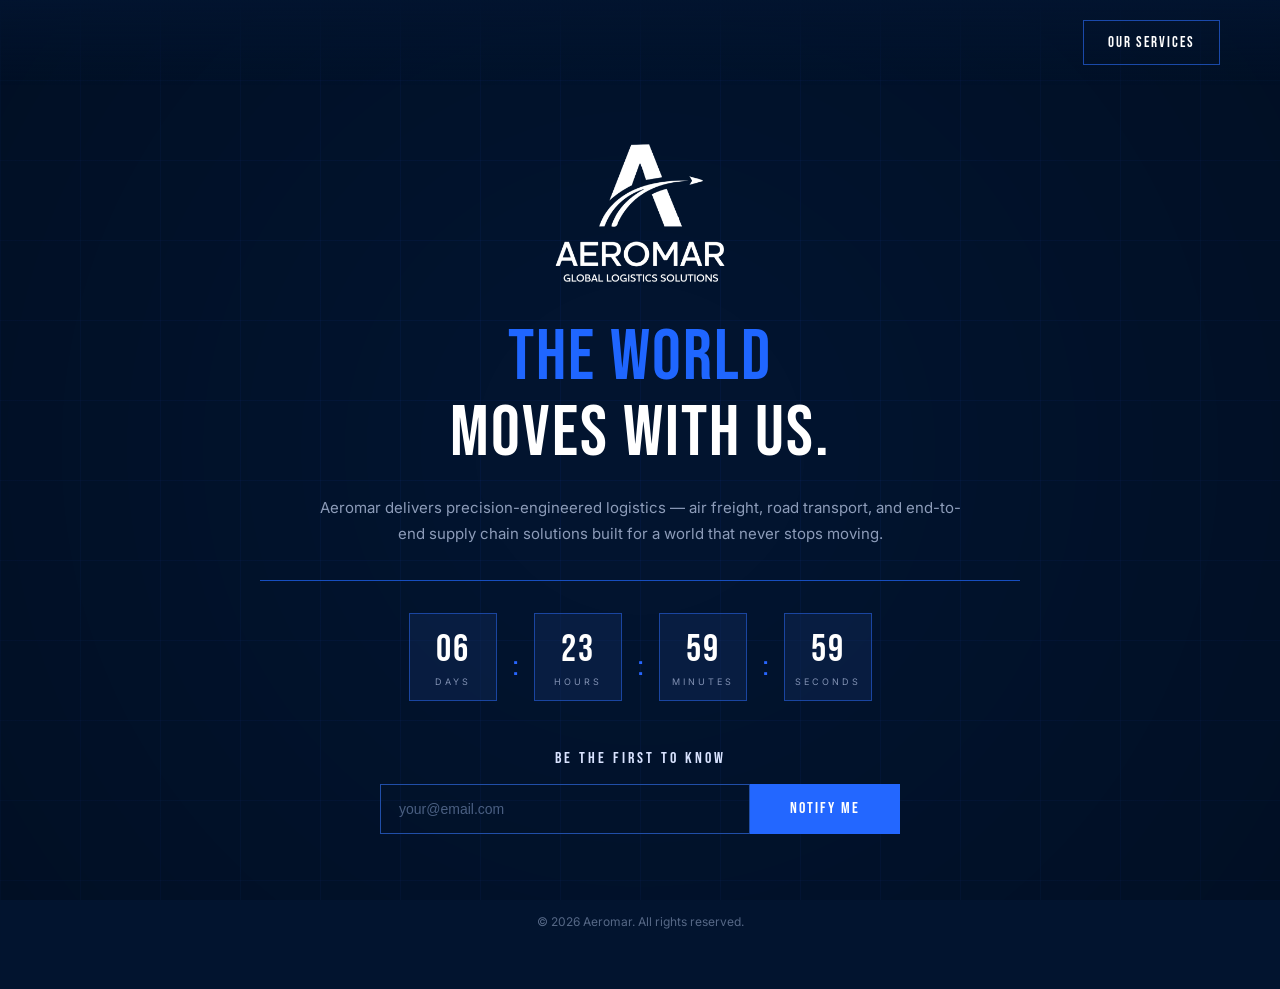
<file: index.html>
<!DOCTYPE html>
<html lang="en">
<head>
  <meta charset="UTF-8" />
  <meta name="viewport" content="width=device-width, initial-scale=1.0" />
  <title>Aeromarus | Coming Soon</title>
  <link rel="stylesheet" href="./css/style.css" />
  <link href="https://fonts.googleapis.com/css2?family=Bebas+Neue&family=Inter:wght@300;400;500;600;700;800;900&display=swap" rel="stylesheet" />
</head>
<body>

<div class="background-grid"></div>

<nav class="top-nav">
  <a href="services.html" class="services-btn">OUR SERVICES</a>
</nav>

<div class="container">
  <div class="content">

    <div class="logo-area">
      <img src="./assets/horizontal.png" alt="Aeromarus Logo" class="logo-img" />
    </div>

    <h1 class="animate-in" style="animation-delay: 0.1s">
      <span class="blue">THE WORLD</span><br />MOVES WITH US.
    </h1>

    <p class="animate-in" style="animation-delay: 0.25s">
      Aeromar delivers precision-engineered logistics —
      air freight, road transport, and end-to-end supply
      chain solutions built for a world that never stops moving.
    </p>

    <div class="divider animate-in" style="animation-delay: 0.35s"></div>

    <div class="countdown animate-in" style="animation-delay: 0.45s">
      <div class="time-box">
        <span id="days">00</span>
        <small>DAYS</small>
      </div>
      <div class="separator">:</div>
      <div class="time-box">
        <span id="hours">00</span>
        <small>HOURS</small>
      </div>
      <div class="separator">:</div>
      <div class="time-box">
        <span id="minutes">00</span>
        <small>MINUTES</small>
      </div>
      <div class="separator">:</div>
      <div class="time-box">
        <span id="seconds">00</span>
        <small>SECONDS</small>
      </div>
    </div>

    <h4 class="animate-in" style="animation-delay: 0.55s">BE THE FIRST TO KNOW</h4>

    <form class="notify-form animate-in" style="animation-delay: 0.65s" onsubmit="handleSubmit(event)">
      <input type="email" placeholder="your@email.com" id="email-input" />
      <button type="submit">NOTIFY ME</button>
    </form>

    <p class="success-msg" id="success-msg">You're on the list. We'll be in touch.</p>

    <div class="footer-links animate-in" style="animation-delay: 0.75s"></div>

    <div class="copyright animate-in" style="animation-delay: 0.8s">
      © 2026 Aeromar. All rights reserved.
    </div>

  </div>
</div>

<script src="./js/countdown.js"></script>
<script>
  function handleSubmit(e) {
    e.preventDefault();
    const input = document.getElementById('email-input');
    const msg = document.getElementById('success-msg');
    if (input.value) {
      msg.classList.add('visible');
      input.value = '';
    }
  }
</script>

</body>
</html>
</file>
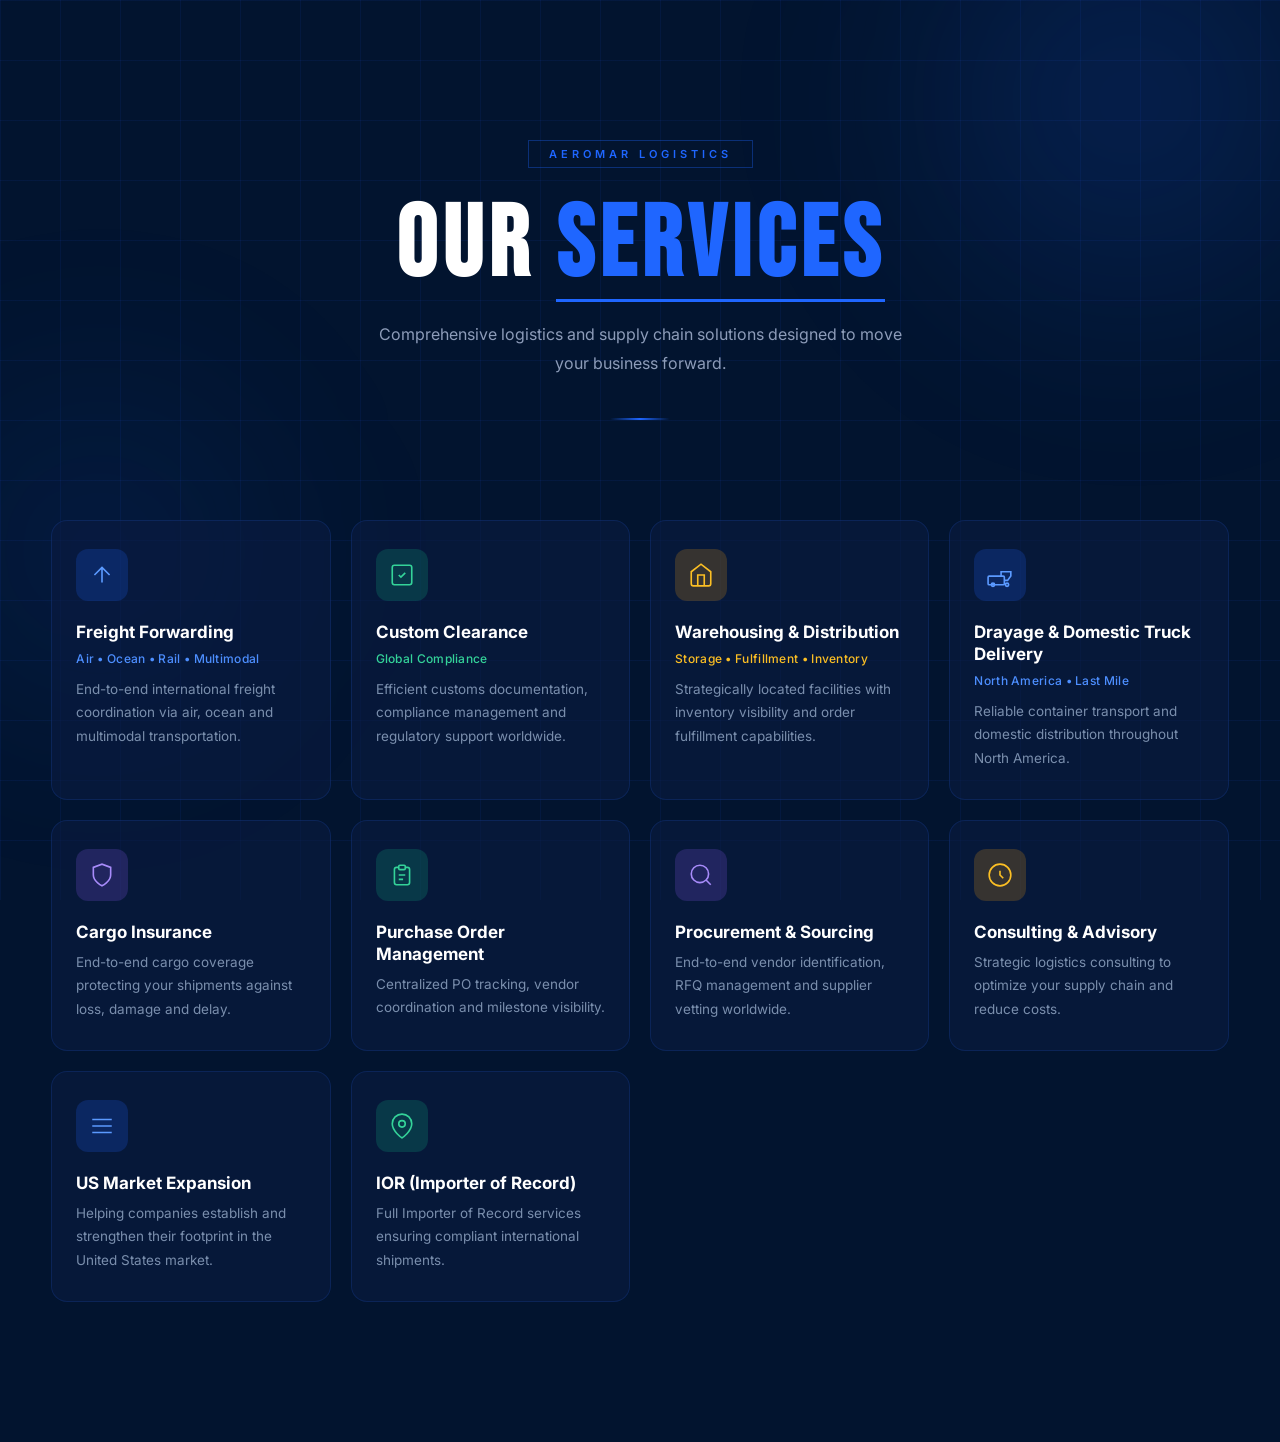
<file: services.html>
<!DOCTYPE html>
<html lang="en">
<head>
<meta charset="UTF-8">
<meta name="viewport" content="width=device-width, initial-scale=1.0">
<title>Our Services | Aeromar</title>
<link rel="stylesheet" href="css/services.css">
<link href="https://fonts.googleapis.com/css2?family=Inter:wght@300;400;500;600;700;800&display=swap" rel="stylesheet">
<link href="https://fonts.googleapis.com/css2?family=Bebas+Neue&display=swap" rel="stylesheet">
</head>
<body>

<div class="background-grid"></div>
<div class="orb orb-1"></div>
<div class="orb orb-2"></div>

<section class="hero">
  <div class="hero-badge">AEROMAR LOGISTICS</div>
  <h1>OUR <span>SERVICES</span></h1>
  <p>Comprehensive logistics and supply chain solutions designed to move your business forward.</p>
  <div class="hero-line"></div>
</section>

<section class="services-grid">

  <div class="service-card" data-index="0">
    <div class="card-icon">
      <svg viewBox="0 0 24 24" fill="none" stroke="currentColor" stroke-width="1.5"><path d="M12 19V5M5 12l7-7 7 7"/></svg>
    </div>
    <h3>Freight Forwarding</h3>
    <p class="card-tag">Air • Ocean • Rail • Multimodal</p>
    <p class="card-desc">End-to-end international freight coordination via air, ocean and multimodal transportation.</p>
    <div class="card-glow"></div>
  </div>

  <div class="service-card" data-index="1">
    <div class="card-icon green">
      <svg viewBox="0 0 24 24" fill="none" stroke="currentColor" stroke-width="1.5"><rect x="3" y="3" width="18" height="18" rx="2"/><path d="M9 12l2 2 4-4"/></svg>
    </div>
    <h3>Custom Clearance</h3>
    <p class="card-tag green">Global Compliance</p>
    <p class="card-desc">Efficient customs documentation, compliance management and regulatory support worldwide.</p>
    <div class="card-glow"></div>
  </div>

  <div class="service-card" data-index="2">
    <div class="card-icon orange">
      <svg viewBox="0 0 24 24" fill="none" stroke="currentColor" stroke-width="1.5"><path d="M3 9l9-7 9 7v11a2 2 0 01-2 2H5a2 2 0 01-2-2z"/><polyline points="9 22 9 12 15 12 15 22"/></svg>
    </div>
    <h3>Warehousing & Distribution</h3>
    <p class="card-tag orange">Storage • Fulfillment • Inventory</p>
    <p class="card-desc">Strategically located facilities with inventory visibility and order fulfillment capabilities.</p>
    <div class="card-glow"></div>
  </div>

  <div class="service-card" data-index="3">
    <div class="card-icon">
      <svg viewBox="0 0 24 24" fill="none" stroke="currentColor" stroke-width="1.5"><rect x="1" y="13" width="15" height="8" rx="1"/><path d="M16 17h3l3-4V9h-9v4"/><circle cx="5.5" cy="21" r="1.5"/><circle cx="18.5" cy="21" r="1.5"/></svg>
    </div>
    <h3>Drayage & Domestic Truck Delivery</h3>
    <p class="card-tag">North America • Last Mile</p>
    <p class="card-desc">Reliable container transport and domestic distribution throughout North America.</p>
    <div class="card-glow"></div>
  </div>

  <div class="service-card" data-index="4">
    <div class="card-icon purple">
      <svg viewBox="0 0 24 24" fill="none" stroke="currentColor" stroke-width="1.5"><path d="M12 22s8-4 8-10V5l-8-3-8 3v7c0 6 8 10 8 10z"/></svg>
    </div>
    <h3>Cargo Insurance</h3>
    <p class="card-desc">End-to-end cargo coverage protecting your shipments against loss, damage and delay.</p>
    <div class="card-glow"></div>
  </div>

  <div class="service-card" data-index="5">
    <div class="card-icon green">
      <svg viewBox="0 0 24 24" fill="none" stroke="currentColor" stroke-width="1.5"><path d="M9 5H7a2 2 0 00-2 2v12a2 2 0 002 2h10a2 2 0 002-2V7a2 2 0 00-2-2h-2"/><rect x="9" y="3" width="6" height="4" rx="1"/><path d="M9 12h6M9 16h4"/></svg>
    </div>
    <h3>Purchase Order Management</h3>
    <p class="card-desc">Centralized PO tracking, vendor coordination and milestone visibility.</p>
    <div class="card-glow"></div>
  </div>

  <div class="service-card" data-index="6">
    <div class="card-icon purple">
      <svg viewBox="0 0 24 24" fill="none" stroke="currentColor" stroke-width="1.5"><circle cx="11" cy="11" r="8"/><path d="M21 21l-4.35-4.35"/></svg>
    </div>
    <h3>Procurement & Sourcing</h3>
    <p class="card-desc">End-to-end vendor identification, RFQ management and supplier vetting worldwide.</p>
    <div class="card-glow"></div>
  </div>

  <div class="service-card" data-index="7">
    <div class="card-icon orange">
      <svg viewBox="0 0 24 24" fill="none" stroke="currentColor" stroke-width="1.5"><circle cx="12" cy="12" r="10"/><path d="M12 8v4l3 3"/></svg>
    </div>
    <h3>Consulting & Advisory</h3>
    <p class="card-desc">Strategic logistics consulting to optimize your supply chain and reduce costs.</p>
    <div class="card-glow"></div>
  </div>

  <div class="service-card" data-index="8">
    <div class="card-icon">
      <svg viewBox="0 0 24 24" fill="none" stroke="currentColor" stroke-width="1.5"><path d="M3 12h18M3 6h18M3 18h18"/></svg>
    </div>
    <h3>US Market Expansion</h3>
    <p class="card-desc">Helping companies establish and strengthen their footprint in the United States market.</p>
    <div class="card-glow"></div>
  </div>

  <div class="service-card" data-index="9">
    <div class="card-icon green">
      <svg viewBox="0 0 24 24" fill="none" stroke="currentColor" stroke-width="1.5"><path d="M21 10c0 7-9 13-9 13s-9-6-9-13a9 9 0 0118 0z"/><circle cx="12" cy="10" r="3"/></svg>
    </div>
    <h3>IOR (Importer of Record)</h3>
    <p class="card-desc">Full Importer of Record services ensuring compliant international shipments.</p>
    <div class="card-glow"></div>
  </div>

</section>

<script src="js/services.js"></script>
</body>
</html>
</file>
<file: css/style.css>
* {
  margin: 0;
  padding: 0;
  box-sizing: border-box;
}

body {
  font-family: 'Inter', sans-serif;
  background: #02142f;
  color: white;
  min-height: 100vh;
  overflow-y: auto;
  position: static;
}

.background-grid {
  position: fixed;
  inset: 0;
  background:
    linear-gradient(rgba(41, 91, 255, 0.12) 1px, transparent 1px),
    linear-gradient(90deg, rgba(41, 91, 255, 0.12) 1px, transparent 1px);
  background-size: 80px 80px;
  opacity: 0.5;
  pointer-events: none;
}

.background-grid::after {
  content: "";
  position: absolute;
  inset: 0;
  background: radial-gradient(circle at center, transparent 20%, rgba(0, 0, 0, 0.45) 100%);
}

.top-nav {
  position: fixed;
  top: 0;
  left: 0;
  right: 0;
  z-index: 1000;
  display: flex;
  justify-content: flex-end;
  padding: 20px 60px;
  background: linear-gradient(to bottom, rgba(2, 20, 47, 0.95) 0%, transparent 100%);
}

.services-btn {
  text-decoration: none;
  color: white;
  border: 1px solid rgba(44, 110, 255, .6);
  padding: 12px 24px;
  font-family: 'Bebas Neue', sans-serif;
  letter-spacing: 2px;
  font-size: 15px;
  transition: .3s;
  white-space: nowrap;
}

.services-btn:hover {
  background: #2367ff;
  border-color: #2367ff;
  transform: translateY(-2px);
}

.container {
  width: 100%;
  min-height: 100vh;
  display: flex;
  justify-content: center;
  align-items: center;
  padding: 140px 40px 60px;
}

.content {
  width: 100%;
  max-width: 760px;
  text-align: center;
  position: relative;
  z-index: 2;
}

.logo-area {
  width: min(420px, 80%);
  height: 150px;
  margin: 0 auto 30px;
  display: flex;
  justify-content: center;
  align-items: center;
}

.logo-img {
  max-width: 100%;
  max-height: 100%;
  object-fit: contain;
}

@keyframes fadeUp {
  from { opacity: 0; transform: translateY(24px); }
  to   { opacity: 1; transform: translateY(0); }
}

@keyframes pulse-border {
  0%, 100% { border-color: rgba(44, 110, 255, 0.4); }
  50%       { border-color: rgba(44, 110, 255, 0.85); }
}

@keyframes divider-grow {
  from { width: 0; }
  to   { width: 100%; }
}

.animate-in {
  opacity: 0;
  animation: fadeUp 0.7s ease forwards;
}

h1 {
  font-family: 'Bebas Neue', sans-serif;
  font-size: clamp(40px, 9vw, 72px);
  line-height: 1.05;
  font-weight: 400;
  letter-spacing: 2px;
  margin-bottom: 24px;
}

.blue {
  color: #1f66ff;
}

p {
  max-width: 650px;
  color: #8d9cb9;
  font-size: 15px;
  line-height: 1.75;
  margin: 0 auto 32px;
}

.divider {
  height: 1px;
  background: #174ebf;
  margin: 0 auto 32px;
  animation: fadeUp 0.7s ease forwards, divider-grow 0.9s ease forwards;
  animation-delay: 0.35s, 0.35s;
}

.countdown {
  display: flex;
  justify-content: center;
  align-items: center;
  gap: 16px;
  margin-bottom: 48px;
  flex-wrap: wrap;
}

.time-box {
  width: 88px;
  height: 88px;
  border: 1px solid rgba(44, 110, 255, 0.5);
  display: flex;
  flex-direction: column;
  justify-content: center;
  align-items: center;
  background: rgba(20, 45, 95, 0.4);
  animation: pulse-border 3s ease-in-out infinite;
  transition: transform 0.15s ease, background 0.3s ease;
}

.time-box:hover {
  transform: translateY(-3px);
  background: rgba(20, 45, 95, 0.65);
}

.time-box span {
  font-family: 'Bebas Neue', sans-serif;
  font-size: 38px;
  font-weight: 400;
  letter-spacing: 2px;
  transition: color 0.2s ease;
}

.time-box:hover span {
  color: #4d8fff;
}

.time-box small {
  margin-top: 4px;
  font-size: 9px;
  letter-spacing: 3px;
  color: #8191b3;
}

.separator {
  margin-top: 20px;
  color: #2766ff;
  font-family: 'Bebas Neue', sans-serif;
  font-size: 28px;
  font-weight: 400;
}

h4 {
  font-family: 'Bebas Neue', sans-serif;
  font-size: 16px;
  font-weight: 400;
  letter-spacing: 3px;
  color: #d9e3ff;
  margin-bottom: 16px;
}

.notify-form {
  display: flex;
  width: 100%;
  max-width: 520px;
  margin: 0 auto 14px;
}

.notify-form input {
  flex: 1;
  height: 50px;
  border: 1px solid #204ea8;
  background: transparent;
  color: white;
  padding: 0 18px;
  font-size: 14px;
  outline: none;
  transition: border-color 0.3s ease;
  min-width: 0;
}

.notify-form input::placeholder {
  color: #4a5f82;
}

.notify-form input:focus {
  border-color: #2766ff;
}

.notify-form button {
  width: 150px;
  flex-shrink: 0;
  border: none;
  background: #2367ff;
  color: white;
  font-family: 'Bebas Neue', sans-serif;
  font-size: 16px;
  letter-spacing: 2px;
  cursor: pointer;
  transition: background 0.3s ease, transform 0.15s ease;
}

.notify-form button:hover {
  background: #3d7cff;
  transform: translateX(2px);
}

.notify-form button:active {
  transform: scale(0.98);
}

.success-msg {
  font-size: 13px;
  color: #4d8fff;
  margin-bottom: 28px;
  height: 18px;
  opacity: 0;
  transform: translateY(6px);
  transition: opacity 0.4s ease, transform 0.4s ease;
}

.success-msg.visible {
  opacity: 1;
  transform: translateY(0);
}

.footer-links {
  display: flex;
  justify-content: center;
  gap: 22px;
  margin-bottom: 20px;
  flex-wrap: wrap;
}

.footer-links a {
  color: #6d84b3;
  text-decoration: none;
  font-size: 13px;
  transition: color 0.25s ease;
  position: relative;
}

.footer-links a::after {
  content: '';
  position: absolute;
  left: 0;
  bottom: -2px;
  width: 0;
  height: 1px;
  background: #2766ff;
  transition: width 0.3s ease;
}

.footer-links a:hover {
  color: white;
}

.footer-links a:hover::after {
  width: 100%;
}

.copyright {
  color: #566886;
  text-align: center;
  font-size: 12px;
}

/* ── Tablet ── */
@media (max-width: 768px) {
  .top-nav {
    position: static;
    display: flex;
    justify-content: center;
    padding: 16px 24px;
  }

  .services-btn {
    font-size: 12px;
    padding: 10px 16px;
    letter-spacing: 1.5px;
  }

  .container {
    padding: 100px 24px 60px;
    align-items: flex-start;
  }

  .logo-area {
    width: min(280px, 75%);
    height: 100px;
    margin-bottom: 24px;
  }

  p {
    font-size: 14px;
    padding: 0 4px;
  }

  .countdown {
    gap: 10px;
    margin-bottom: 36px;
  }

  .time-box {
    width: 76px;
    height: 76px;
  }

  .time-box span {
    font-size: 30px;
  }

  .separator {
    font-size: 22px;
    margin-top: 16px;
  }

  @media (max-width: 768px) {
  .notify-form {
    flex-direction: column;
    gap: 10px;
    max-width: 100%;
    align-items: stretch;
  }

  .notify-form input {
    width: 100% !important;
    height: 54px !important;
    min-height: 54px !important;
    font-size: 16px !important;
    padding: 0 18px !important;
    box-sizing: border-box !important;
  }

  .notify-form button {
    width: 100% !important;
    height: 54px !important;
    min-height: 54px !important;
  }
}
}

/* ── Mobile ── */
@media (max-width: 480px) {
  .top-nav {
    padding: 14px 18px;
    justify-content: center;
  }

  .container {
    padding: 90px 18px 50px;
  }

  .logo-area {
    width: min(220px, 70%);
    height: 80px;
    margin-bottom: 20px;
  }

  .countdown {
    gap: 8px;
  }

  .time-box {
    width: 66px;
    height: 66px;
  }

  .time-box span {
    font-size: 26px;
  }

  .time-box small {
    font-size: 8px;
    letter-spacing: 2px;
  }

  .separator {
    font-size: 18px;
    margin-top: 12px;
  }

  h4 {
    font-size: 13px;
    letter-spacing: 2px;
  }

  .footer-links {
    gap: 14px;
  }

  .copyright {
    font-size: 11px;
    padding: 0 10px;
  }
}

/* ── Very small screens ── */
@media (max-width: 360px) {
  .time-box {
    width: 58px;
    height: 58px;
  }

  .time-box span {
    font-size: 22px;
  }

  .separator {
    font-size: 16px;
  }
}
</file>
<file: css/services.css>
*, *::before, *::after {
  box-sizing: border-box;
  margin: 0;
  padding: 0;
}

body {
  font-family: Inter, sans-serif;
  background: #02142f;
  color: white;
  overflow-x: hidden;
  min-height: 100vh;
}

/* Grid background */
.background-grid {
  position: fixed;
  inset: 0;
  background:
    linear-gradient(rgba(41,91,255,.08) 1px, transparent 1px),
    linear-gradient(90deg, rgba(41,91,255,.08) 1px, transparent 1px);
  background-size: 60px 60px;
  pointer-events: none;
  z-index: 0;
}

/* Ambient orbs */
.orb {
  position: fixed;
  border-radius: 50%;
  filter: blur(80px);
  pointer-events: none;
  z-index: 0;
}

.orb-1 {
  width: 600px;
  height: 600px;
  background: radial-gradient(circle, rgba(31,102,255,.18) 0%, transparent 70%);
  top: -200px;
  right: -150px;
  animation: orbFloat 12s ease-in-out infinite;
}

.orb-2 {
  width: 500px;
  height: 500px;
  background: radial-gradient(circle, rgba(31,102,255,.10) 0%, transparent 70%);
  bottom: 100px;
  left: -150px;
  animation: orbFloat 15s ease-in-out infinite reverse;
}

@keyframes orbFloat {
  0%, 100% { transform: translate(0, 0); }
  50% { transform: translate(30px, -40px); }
}

/* Hero */
.hero {
  position: relative;
  z-index: 1;
  text-align: center;
  padding: 140px 20px 100px;
}

.hero-badge {
  display: inline-block;
  font-size: 11px;
  font-weight: 600;
  letter-spacing: 4px;
  color: #1f66ff;
  border: 1px solid rgba(31,102,255,.35);
  padding: 6px 20px;
  margin-bottom: 28px;
  text-transform: uppercase;
  animation: fadeDown .8s ease both;
}

.hero h1 {
  font-family: 'Bebas Neue', sans-serif;
  font-size: clamp(60px, 10vw, 100px);
  letter-spacing: 6px;
  line-height: 1;
  animation: fadeDown .8s .15s ease both;
}

.hero span {
  color: #1f66ff;
  position: relative;
}

.hero span::after {
  content: '';
  position: absolute;
  bottom: 4px;
  left: 0;
  right: 0;
  height: 3px;
  background: #1f66ff;
  transform: scaleX(0);
  transform-origin: left;
  animation: lineExpand 1s .9s ease forwards;
}

@keyframes lineExpand {
  to { transform: scaleX(1); }
}

.hero p {
  color: #8d9cb9;
  max-width: 560px;
  margin: 24px auto 0;
  font-size: 16px;
  line-height: 1.8;
  animation: fadeDown .8s .3s ease both;
}

.hero-line {
  width: 60px;
  height: 2px;
  background: linear-gradient(90deg, transparent, #1f66ff, transparent);
  margin: 40px auto 0;
  animation: fadeDown .8s .4s ease both;
}

/* Services grid */
.services-grid {
  width: min(1280px, 92%);
  margin: 0 auto;
  display: grid;
  grid-template-columns: repeat(4, 1fr);
  gap: 20px;
  padding-bottom: 140px;
}

.service-card {
  position: relative;
  background: rgba(10, 28, 65, 0.6);
  border: 1px solid rgba(44, 110, 255, 0.15);
  border-radius: 16px;
  padding: 28px 24px;
  overflow: hidden;
  cursor: default;
  opacity: 0;
  transform: translateY(40px);
  transition: opacity .5s ease, transform .5s ease, border-color .3s ease, background .3s ease;
}

.service-card.visible {
  opacity: 1;
  transform: translateY(0);
}

.service-card:hover {
  border-color: rgba(31, 102, 255, 0.5);
  background: rgba(15, 35, 80, 0.75);
  transform: translateY(-4px);
}

.service-card:hover .card-glow {
  opacity: 1;
}

.card-glow {
  position: absolute;
  inset: 0;
  background: radial-gradient(ellipse at 30% 0%, rgba(31,102,255,.07) 0%, transparent 70%);
  opacity: 0;
  transition: opacity .4s ease;
  pointer-events: none;
  border-radius: 16px;
}

/* Icon box */
.card-icon {
  width: 52px;
  height: 52px;
  border-radius: 12px;
  background: rgba(31, 102, 255, 0.2);
  display: flex;
  align-items: center;
  justify-content: center;
  margin-bottom: 20px;
}

.card-icon svg {
  width: 26px;
  height: 26px;
  stroke: #5b9aff;
}

.card-icon.green {
  background: rgba(16, 185, 129, 0.2);
}

.card-icon.green svg {
  stroke: #34d399;
}

.card-icon.orange {
  background: rgba(245, 158, 11, 0.2);
}

.card-icon.orange svg {
  stroke: #fbbf24;
}

.card-icon.purple {
  background: rgba(139, 92, 246, 0.2);
}

.card-icon.purple svg {
  stroke: #a78bfa;
}

/* Card text */
.service-card h3 {
  font-family: Inter, sans-serif;
  font-size: 17px;
  font-weight: 700;
  letter-spacing: 0;
  margin-bottom: 8px;
  color: #fff;
  line-height: 1.3;
}

.card-tag {
  font-size: 12px;
  font-weight: 500;
  color: #4d8fff;
  margin-bottom: 12px;
  letter-spacing: 0.3px;
}

.card-tag.green { color: #34d399; }
.card-tag.orange { color: #fbbf24; }

.card-desc {
  color: #7a8fad;
  line-height: 1.75;
  font-size: 13.5px;
}

/* Responsive */
@media (max-width: 1024px) {
  .services-grid {
    grid-template-columns: repeat(2, 1fr);
  }
}

@media (max-width: 560px) {
  .services-grid {
    grid-template-columns: 1fr;
    width: 92%;
  }
}
</file>
